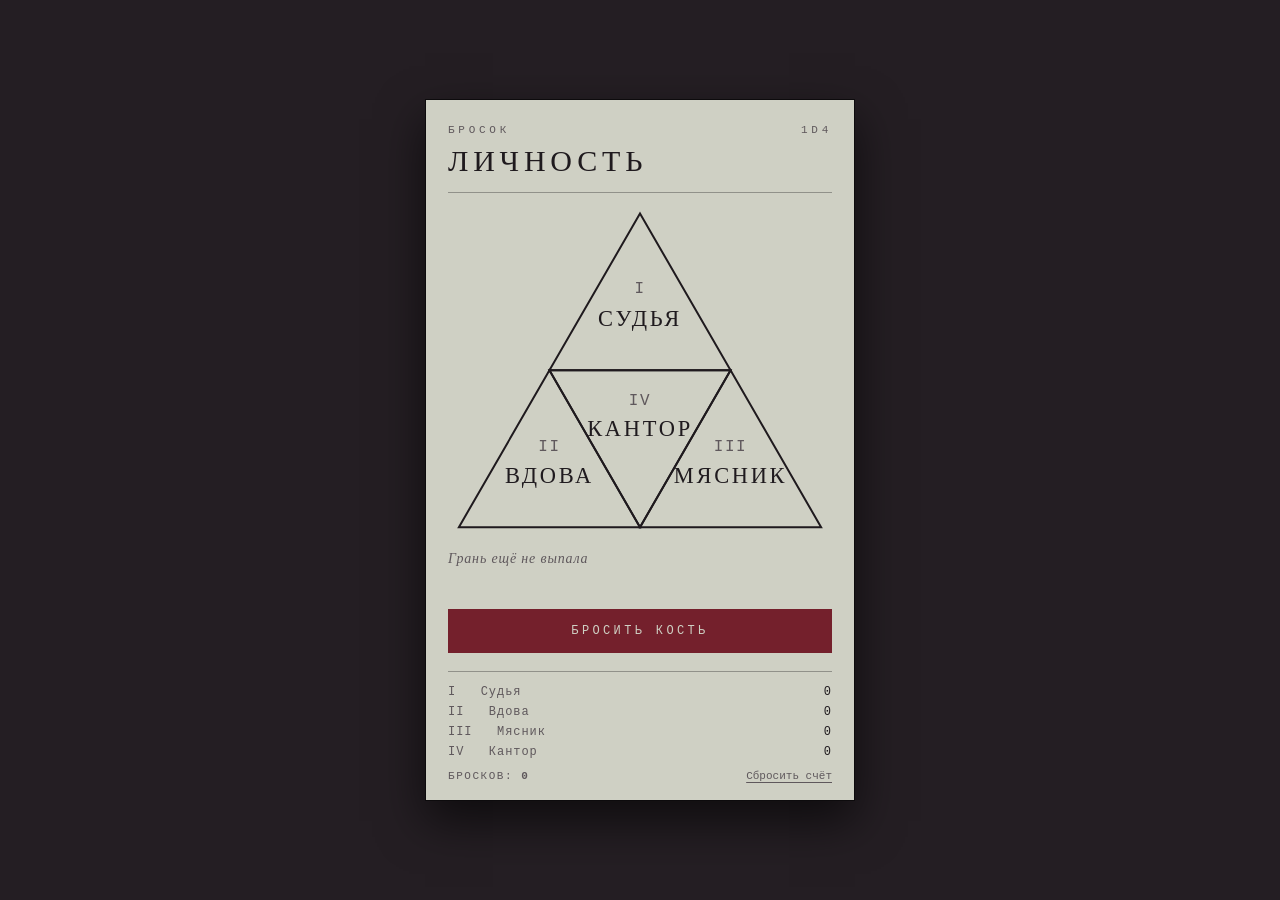
<file: index.html>
<!doctype html>
<html lang="ru">
<head>
<meta charset="utf-8">
<meta name="viewport" content="width=device-width, initial-scale=1, viewport-fit=cover">
<title>Бросок 1d4</title>
<meta name="description" content="Бросок 1d4: четыре личности на гранях тетраэдра.">
<meta name="theme-color" content="#241E23">
<meta name="color-scheme" content="dark light">
<meta name="apple-mobile-web-app-capable" content="yes">
<meta name="mobile-web-app-capable" content="yes">
<meta name="apple-mobile-web-app-status-bar-style" content="black-translucent">
<meta name="apple-mobile-web-app-title" content="1d4">
<link rel="manifest" href="./manifest.webmanifest">
<link rel="icon" href="./icons/icon-192.png" sizes="192x192" type="image/png">
<link rel="apple-touch-icon" href="./icons/apple-touch-icon.png">
<link rel="stylesheet" href="./styles.css">
</head>
<body>
<main class="card">
  <div class="eyebrow"><span>Бросок</span><span>1d4</span></div>
  <h1>Личность</h1>
  <div class="rule"></div>

  <svg class="net" viewBox="-3 -4 106 95" role="img" aria-label="Развёртка четырёхгранника с четырьмя личностями">
    <g class="face" id="f1">
      <polygon points="50,0 75,43.3 25,43.3"></polygon>
      <text class="num" x="50" y="22">I</text>
      <text class="name" x="50" y="31">Судья</text>
    </g>
    <g class="face" id="f2">
      <polygon points="25,43.3 50,86.6 0,86.6"></polygon>
      <text class="num" x="25" y="65.5">II</text>
      <text class="name" x="25" y="74.5">Вдова</text>
    </g>
    <g class="face" id="f3">
      <polygon points="75,43.3 100,86.6 50,86.6"></polygon>
      <text class="num" x="75" y="65.5">III</text>
      <text class="name" x="75" y="74.5">Мясник</text>
    </g>
    <g class="face" id="f4">
      <polygon points="25,43.3 75,43.3 50,86.6"></polygon>
      <text class="num" x="50" y="53">IV</text>
      <text class="name" x="50" y="61.5">Кантор</text>
    </g>
  </svg>

  <div class="result" aria-live="polite">
    <span class="idle" id="idle">Грань ещё не выпала</span>
    <span class="val" id="val" hidden></span>
    <span class="who" id="who" hidden></span>
  </div>

  <button class="roll" id="roll">Бросить кость</button>

  <section class="tally">
    <div class="tally-row"><span>I &nbsp; Судья</span><b id="c1">0</b></div>
    <div class="tally-row"><span>II &nbsp; Вдова</span><b id="c2">0</b></div>
    <div class="tally-row"><span>III &nbsp; Мясник</span><b id="c3">0</b></div>
    <div class="tally-row"><span>IV &nbsp; Кантор</span><b id="c4">0</b></div>
    <div class="tally-foot">
      <span>Бросков: <b id="total">0</b></span>
      <button id="reset">Сбросить счёт</button>
    </div>
  </section>
</main>

<script src="./app.js"></script>
</body>
</html>
</file>
<file: styles.css>
:root{
    --table:#241E23;
    --paper:#CFD0C4;
    --paper-deep:#BEC0B2;
    --ink:#1F1A1E;
    --ink-soft:#5F585C;
    --blood:#74202C;
    --brass:#8C7A3F;
    --display:"Palatino Linotype","Book Antiqua",Palatino,Georgia,"Times New Roman",serif;
    --util:ui-monospace,"SFMono-Regular",Menlo,Consolas,"Courier New",monospace;
  }
  *{box-sizing:border-box}
  html,body{margin:0;padding:0}
  html{
    background:var(--table);
    /* standalone: без двойного тапа для зума и без серой подсветки тапов */
    touch-action:manipulation;
    -webkit-tap-highlight-color:transparent;
    -webkit-text-size-adjust:100%;
  }
  body{
    background:var(--table);
    color:var(--ink);
    font-family:var(--display);
    min-height:100vh;
    display:flex;align-items:center;justify-content:center;
    /* safe-area, чтобы в standalone на iPhone не резалось чёлкой и home-indicator */
    padding:calc(18px + env(safe-area-inset-top)) calc(18px + env(safe-area-inset-right))
            calc(18px + env(safe-area-inset-bottom)) calc(18px + env(safe-area-inset-left));
  }
  @supports (min-height:100dvh){
    body{min-height:100dvh}
  }
  .card{
    width:100%;max-width:430px;
    background:var(--paper);
    border:1px solid #0d0b0d;
    box-shadow:0 20px 44px rgba(0,0,0,.6);
    padding:24px 22px 18px;
  }

  .eyebrow{
    font-family:var(--util);
    font-size:11px;letter-spacing:.34em;text-transform:uppercase;
    color:var(--ink-soft);
    display:flex;justify-content:space-between;align-items:baseline;
  }
  h1{
    font-size:30px;font-weight:400;letter-spacing:.16em;text-transform:uppercase;
    margin:8px 0 0;
  }
  .rule{height:1px;background:var(--ink);opacity:.35;margin:14px 0 4px}

  /* развёртка тетраэдра: четыре грани d4 */
  .net{width:100%;height:auto;display:block;margin:6px 0 2px;overflow:visible}
  .face polygon{fill:none;stroke:var(--ink);stroke-width:.55;transition:fill .12s linear}
  .face text{fill:var(--ink);text-anchor:middle;font-family:var(--display)}
  .face .name{font-size:6.2px;letter-spacing:.12em;text-transform:uppercase}
  .face .num{font-size:4.4px;font-family:var(--util);fill:var(--ink-soft);letter-spacing:.1em}
  .face.lit polygon{fill:rgba(31,26,30,.13)}
  .face.locked polygon{fill:var(--blood);stroke:var(--blood)}
  .face.locked .name{fill:var(--paper)}
  .face.locked .num{fill:rgba(207,208,196,.75)}

  .result{
    min-height:58px;
    display:flex;align-items:baseline;gap:12px;
    padding-top:6px;
    flex-wrap:wrap;
  }
  .result .val{
    font-family:var(--util);font-size:13px;letter-spacing:.2em;
    color:var(--ink-soft);white-space:nowrap;
  }
  .result .who{
    font-size:26px;letter-spacing:.14em;text-transform:uppercase;color:var(--blood);
  }
  .result .idle{
    font-size:14px;letter-spacing:.06em;color:var(--ink-soft);font-style:italic;
  }

  button.roll{
    width:100%;
    background:var(--blood);color:var(--paper);
    border:none;border-radius:0;
    padding:15px;margin-top:6px;
    font-family:var(--util);font-size:12px;letter-spacing:.28em;text-transform:uppercase;
    cursor:pointer;
    touch-action:manipulation;
    -webkit-tap-highlight-color:transparent;
  }
  button.roll:hover{background:#8a2734}
  button.roll:disabled{opacity:.5;cursor:default}
  button.roll:focus-visible{outline:2px solid var(--brass);outline-offset:3px}

  .tally{margin-top:18px;border-top:1px solid rgba(31,26,30,.35);padding-top:10px}
  .tally-row{
    display:flex;justify-content:space-between;align-items:baseline;
    font-family:var(--util);font-size:12px;letter-spacing:.08em;
    color:var(--ink-soft);padding:3px 0;
  }
  .tally-row b{font-weight:400;color:var(--ink)}
  .tally-foot{
    display:flex;justify-content:space-between;align-items:center;gap:10px;
    margin-top:8px;font-family:var(--util);font-size:11px;letter-spacing:.14em;
    text-transform:uppercase;color:var(--ink-soft);
  }
  .tally-foot button{
    background:none;border:none;padding:0;cursor:pointer;
    font:inherit;color:var(--ink-soft);text-decoration:underline;text-underline-offset:3px;
    touch-action:manipulation;
    -webkit-tap-highlight-color:transparent;
  }
  .tally-foot button:hover{color:var(--blood)}
  .tally-foot button:focus-visible{outline:2px solid var(--brass);outline-offset:2px}

  /* от 320px: строка итогов не должна ломать карточку */
  @media (max-width:359px){
    .card{padding:20px 16px 16px}
    h1{font-size:26px}
    .result .who{font-size:22px}
    button.roll{letter-spacing:.2em}
    .tally-foot{font-size:10px;letter-spacing:.1em}
  }

  @media (prefers-reduced-motion:reduce){
    .face polygon{transition:none}
  }
</file>
